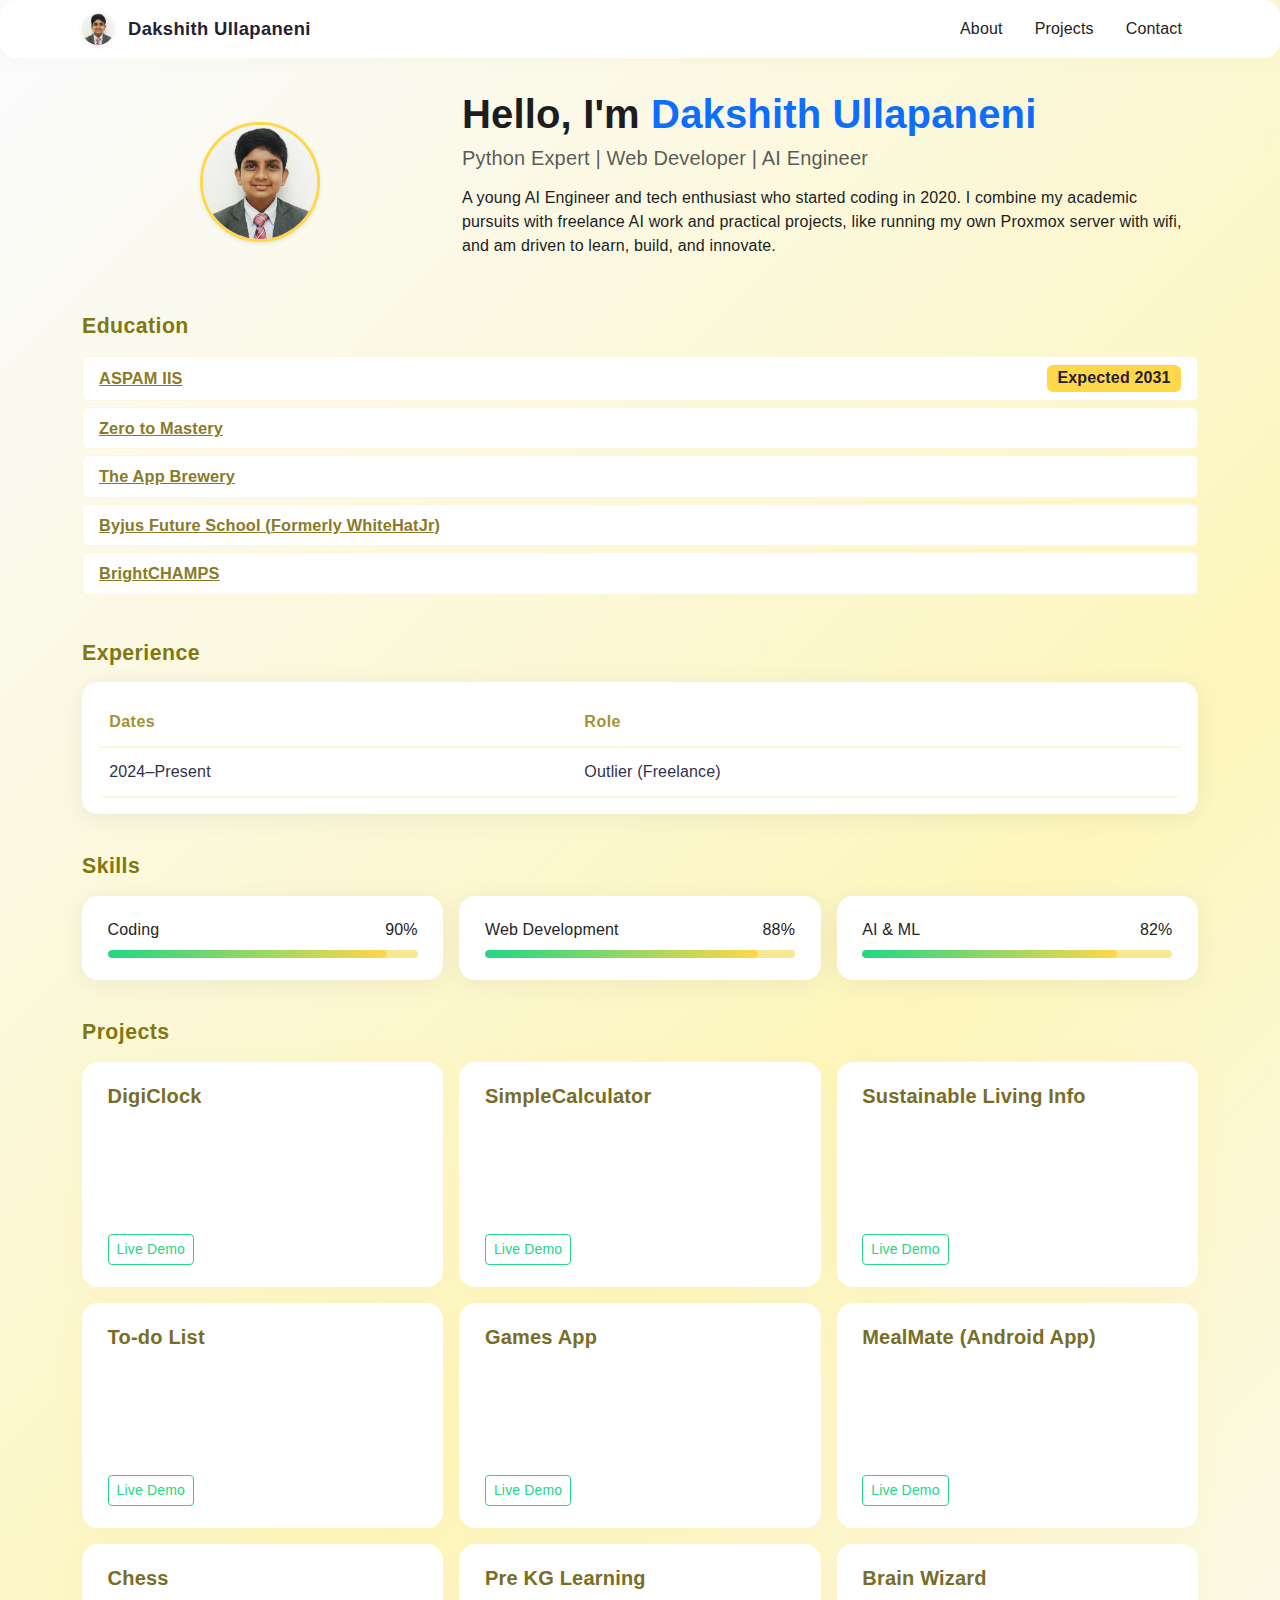
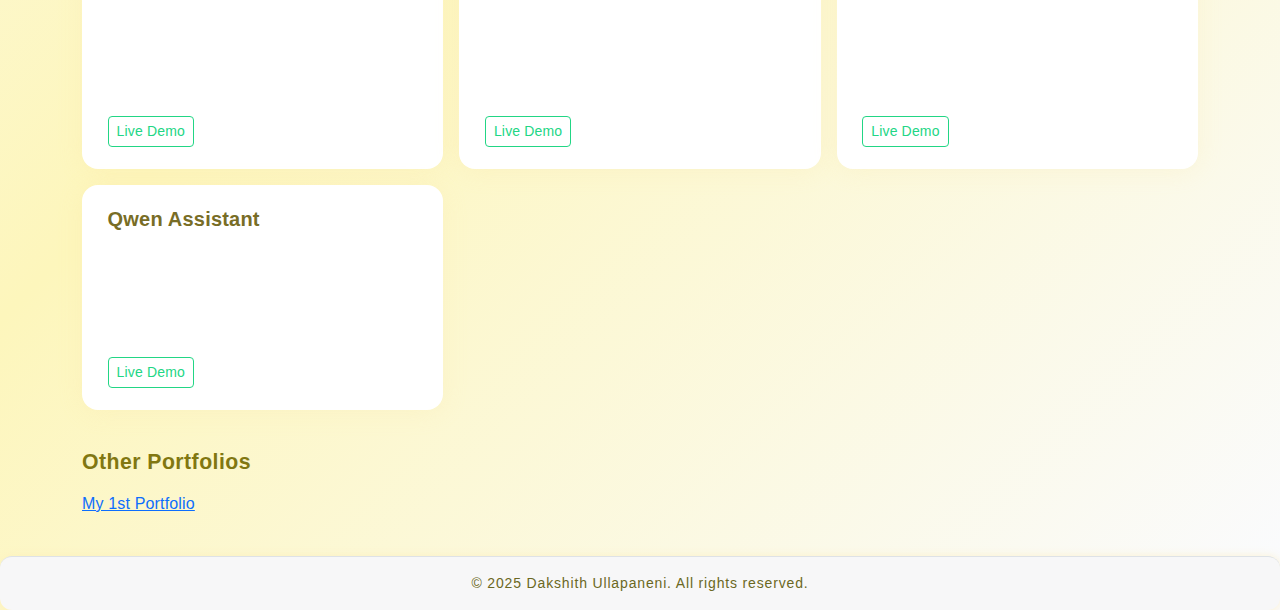
<file: index.html>
<!DOCTYPE html>
<html lang="en">
<head>
  <meta charset="UTF-8">
  <title>Dakshith Ullapaneni | Portfolio</title>
  <meta name="viewport" content="width=device-width, initial-scale=1">
  <!-- Bootstrap for layout only -->
  <link href="https://cdn.jsdelivr.net/npm/bootstrap@5.3.2/dist/css/bootstrap.min.css" rel="stylesheet">
  <link href="style.css" rel="stylesheet">
  <style>
    .about-portrait { width:120px; height:120px; object-fit:cover; }
  </style>
</head>
<body>
  <nav class="navbar navbar-expand-lg bg-body-tertiary">
    <div class="container">
      <a class="navbar-brand fw-semibold d-flex align-items-center gap-2" href="#">
        <img src="profil.jpg" width="32" height="32" class="rounded-circle" alt="Portrait">
        <span class="text-nowrap">Dakshith Ullapaneni</span>
      </a>
      <button class="navbar-toggler" type="button" data-bs-toggle="collapse" data-bs-target="#mainNav">
        <span class="navbar-toggler-icon"></span>
      </button>
      <div id="mainNav" class="collapse navbar-collapse">
        <ul class="navbar-nav ms-auto">
          <li class="nav-item"><a class="nav-link" href="#about">About</a></li>
          <li class="nav-item"><a class="nav-link" href="#projects">Projects</a></li>
          <li class="nav-item"><a class="nav-link" href="contact.html">Contact</a></li>
        </ul>
      </div>
    </div>
  </nav>

  <main class="container my-4">
    <!-- About -->
    <section id="about" class="row g-4 align-items-center mb-0">
      <div class="col-12 col-md-4 text-center">
        <img src="profil.jpg" alt="Portrait" class="rounded-circle shadow-sm mx-auto d-block about-portrait">
      </div>
      <div class="col-12 col-md-8">
        <h1 class="fw-bold">Hello, I'm <span class="text-primary">Dakshith Ullapaneni</span></h1>
        <div id="age-highlight" class="mb-2 small text-secondary"></div>
        <h2 class="h5 text-body-secondary mb-3">Python Expert | Web Developer | AI Engineer</h2>
        <p id="about-text">Loading...</p>
      </div>
    </section>

    <!-- Education (dynamic) -->
    <section id="education" class="mt-5">
      <h3 class="mb-3">Education</h3>
      <ul id="education-list" class="list-group"></ul>
    </section>

    <!-- Experience -->
    <section id="experience" class="mt-5">
      <h3 class="mb-3">Experience</h3>
      <div class="card p-3">
        <table class="table align-middle table-sm mb-0">
          <thead><tr><th>Dates</th><th>Role</th></tr></thead>
          <tbody>
            <tr><td>2024–Present</td><td>Outlier (Freelance)</td></tr>
          </tbody>
        </table>
      </div>
    </section>

    <!-- Skills -->
    <section id="skills" class="mt-5">
      <h3 class="mb-3">Skills</h3>
      <div class="row g-3">
        <div class="col-12 col-md-4">
          <div class="card h-100"><div class="card-body">
            <div class="d-flex justify-content-between"><span>Coding</span><span>90%</span></div>
            <div class="progress mt-2"><div class="progress-bar" style="width:90%"></div></div>
          </div></div>
        </div>
        <div class="col-12 col-md-4">
          <div class="card h-100"><div class="card-body">
            <div class="d-flex justify-content-between"><span>Web Development</span><span>88%</span></div>
            <div class="progress mt-2"><div class="progress-bar" style="width:88%"></div></div>
          </div></div>
        </div>
        <div class="col-12 col-md-4">
          <div class="card h-100"><div class="card-body">
            <div class="d-flex justify-content-between"><span>AI & ML</span><span>82%</span></div>
            <div class="progress mt-2"><div class="progress-bar" style="width:82%"></div></div>
          </div></div>
        </div>
      </div>
    </section>

    <!-- Projects -->
    <section id="projects" class="mt-5">
      <h3 class="mb-3">Projects</h3>
      <div id="project-list" class="row g-3"></div>
    </section>

    <section class="mt-5">
      <h3 class="mb-3">Other Portfolios</h3>
      <ul class="list-unstyled">
        <li><a href="https://daki247.pythonanywhere.com" target="_blank">My 1st Portfolio</a></li>
      </ul>
    </section>
  </main>

  <footer class="border-top py-3 text-center small text-secondary">
    &copy; 2025 Dakshith Ullapaneni. All rights reserved.
  </footer>

  <script src="https://cdn.jsdelivr.net/npm/bootstrap@5.3.2/dist/js/bootstrap.bundle.min.js"></script>
  <script src="app.js"></script>
</body>
</html>
</file>
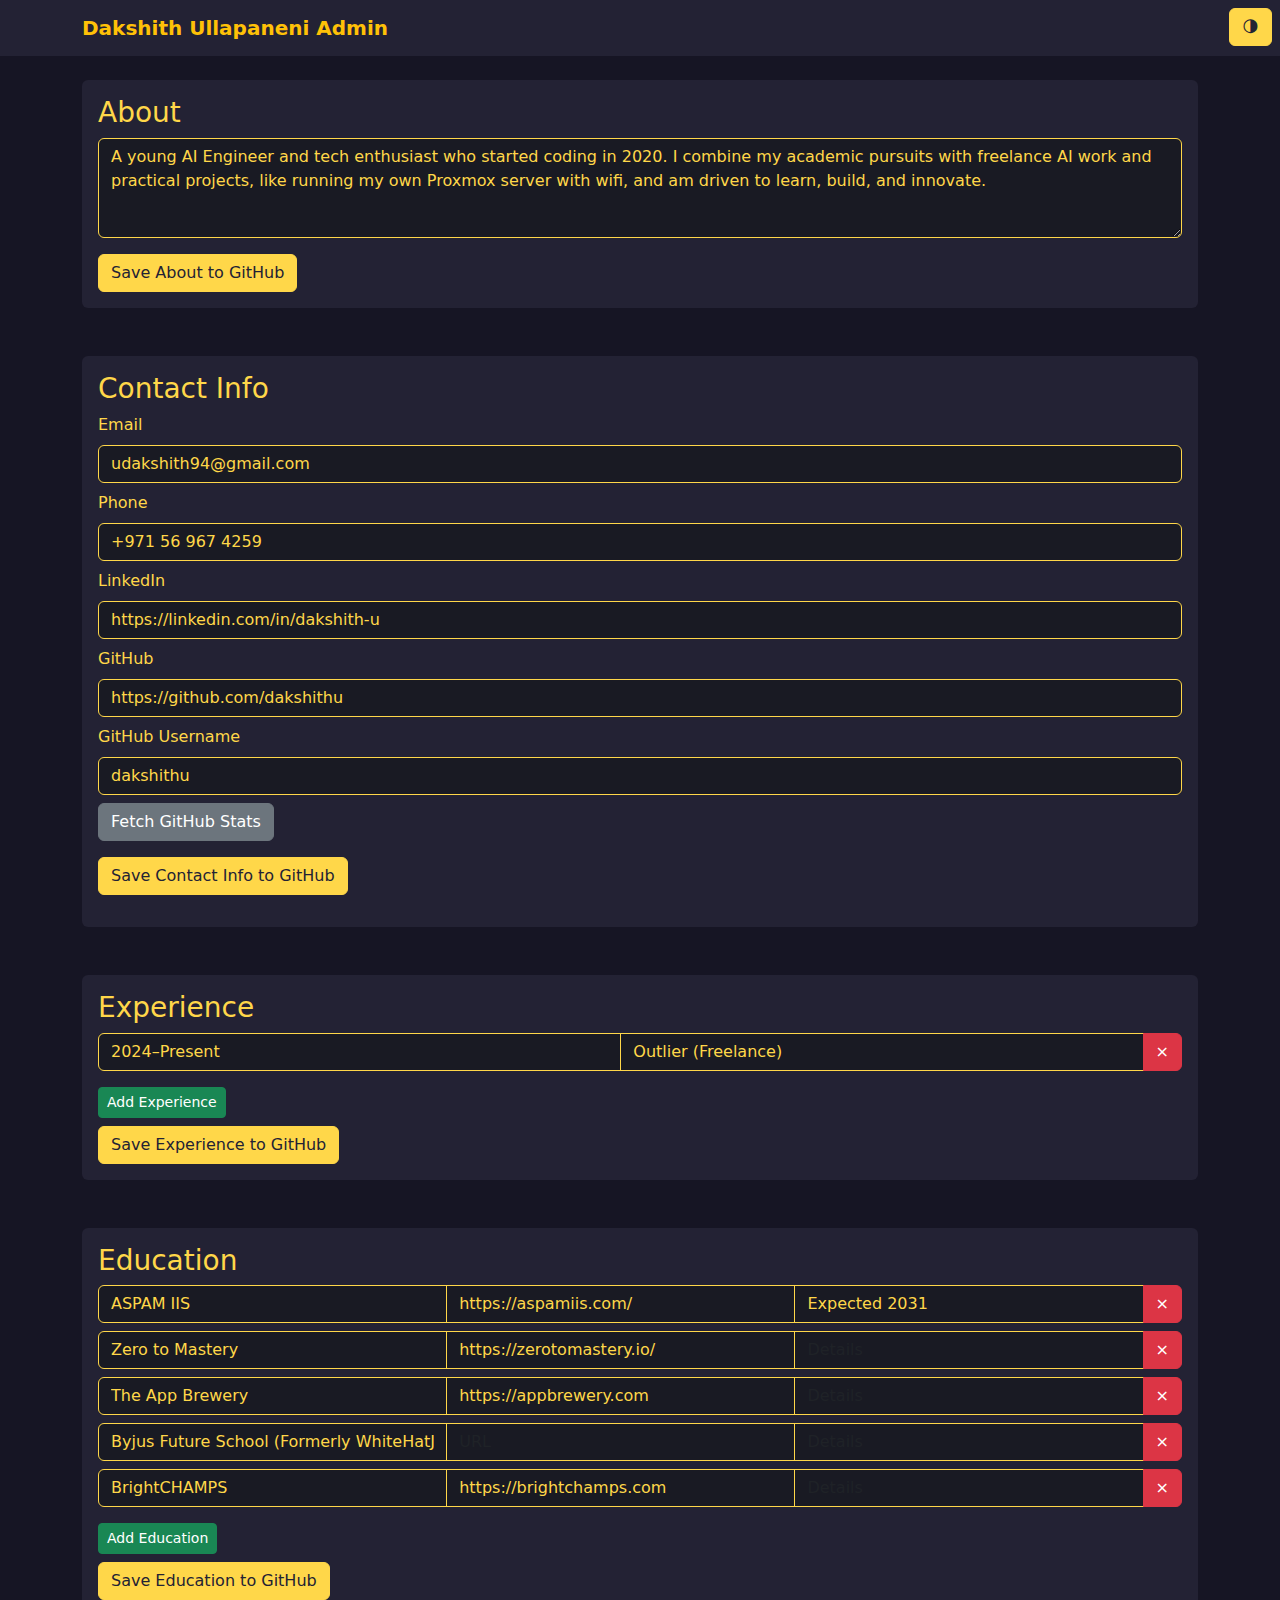
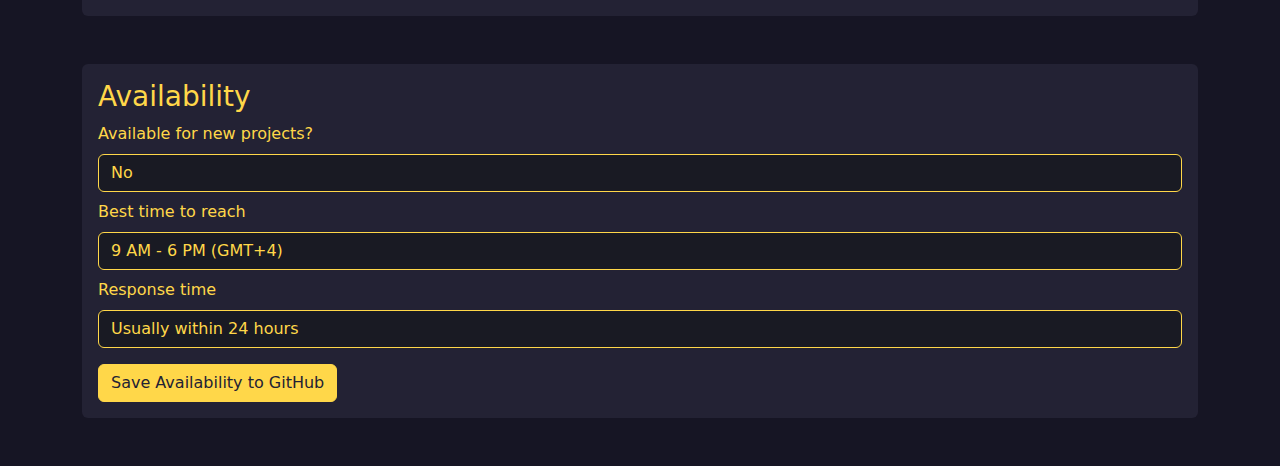
<file: admin.html>
<!DOCTYPE html>
<html lang="en">
<head>
  <meta charset="UTF-8">
  <title>Admin Panel | Dakshith Ullapaneni</title>
  <meta name="viewport" content="width=device-width, initial-scale=1">
  <link href="https://cdn.jsdelivr.net/npm/bootstrap@5.3.2/dist/css/bootstrap.min.css" rel="stylesheet">
  <style>
    body { background:#161524; color: #ffd749; }
    .navbar { background:#232234; }
    .card { background:#232234; color:#ffd749; margin-bottom:24px; border:0;}
    .form-control, .form-select { background:#191a23; color:#ffd749; border-color:#ffd749; }
    .form-control:focus { border-color:#22d685; box-shadow:none; }
    .btn-primary, .btn-dark { background:#ffd749; color:#232234; border-color:#ffd749; }
    .btn-primary:hover, .btn-dark:hover { background:#22d685; color:#fff; border-color:#22d685; }
    .table { background:#232234; color:#ffd749; }
    .table th, .table td { color:#ffd749; border-color:#3a3952;}
    #github-stats img { background: #fff; }
    textarea.form-control { min-height: 100px; }
  </style>
</head>
<body>
  <nav class="navbar navbar-expand-lg mb-4">
    <div class="container">
      <a class="navbar-brand fw-semibold text-warning" href="index.html">
        Dakshith Ullapaneni Admin
      </a>
    </div>
  </nav>
  <div class="container my-4">
    <div class="row gy-4">

      <!-- About -->
      <div class="col-12">
        <div class="card">
          <div class="card-body">
            <h3>About</h3>
            <form id="admin-about">
              <textarea class="form-control mb-2" id="about-textarea"></textarea>
              <button class="btn btn-primary mt-2" id="save-about" type="button">Save About to GitHub</button>
            </form>
          </div>
        </div>
      </div>
      <!-- Contact Info -->
      <div class="col-12">
        <div class="card">
          <div class="card-body">
            <h3>Contact Info</h3>
            <form id="admin-contact"></form>
            <button class="btn btn-primary mt-2" id="save-contact" type="button">Save Contact Info to GitHub</button>
            <div id="github-stats" class="mt-3"></div>
          </div>
        </div>
      </div>
      <!-- Experience -->
      <div class="col-12">
        <div class="card">
          <div class="card-body">
            <h3>Experience</h3>
            <form id="admin-experience"></form>
            <button class="btn btn-primary mt-2" id="save-experience" type="button">Save Experience to GitHub</button>
          </div>
        </div>
      </div>
      <!-- Education -->
      <div class="col-12">
        <div class="card">
          <div class="card-body">
            <h3>Education</h3>
            <form id="admin-education"></form>
            <button class="btn btn-primary mt-2" id="save-education" type="button">Save Education to GitHub</button>
          </div>
        </div>
      </div>
      <!-- Availability -->
      <div class="col-12">
        <div class="card">
          <div class="card-body">
            <h3>Availability</h3>
            <form id="admin-availability">
              <div class="mb-2">
                <label class="form-label">Available for new projects?</label>
                <select class="form-select" id="availability-status">
                  <option value="true">Yes</option>
                  <option value="false">No</option>
                </select>
              </div>
              <div class="mb-2">
                <label class="form-label">Best time to reach</label>
                <input type="text" class="form-control" id="availability-time">
              </div>
              <div class="mb-2">
                <label class="form-label">Response time</label>
                <input type="text" class="form-control" id="availability-responsetime">
              </div>
              <button class="btn btn-primary mt-2" id="save-availability" type="button">Save Availability to GitHub</button>
            </form>
          </div>
        </div>
      </div>

    </div>
  </div>
  <button id="dark-mode-toggle" class="btn btn-dark position-fixed top-0 end-0 m-2" aria-label="Toggle dark mode">🌗</button>
  <script>
    (function(){
      let on = true;
      function set(on) {
        document.body.style.background = on ? "#161524" : "#fff";
        document.body.style.color = on ? "#ffd749" : "#111";
        document.querySelectorAll('.card').forEach(card => {
          card.style.background = on ? "#232234" : "#fff";
          card.style.color = on ? "#ffd749" : "#111";
        });
        document.querySelectorAll('.navbar').forEach(nav => nav.style.background = on ? "#232234" : "#f8f9fa");
      }
      set(true);
      document.getElementById('dark-mode-toggle').onclick = function(){
        on = !on; set(on);
      };
    })();
  </script>
  <script src="admin.js"></script>
</body>
</html>
</file>
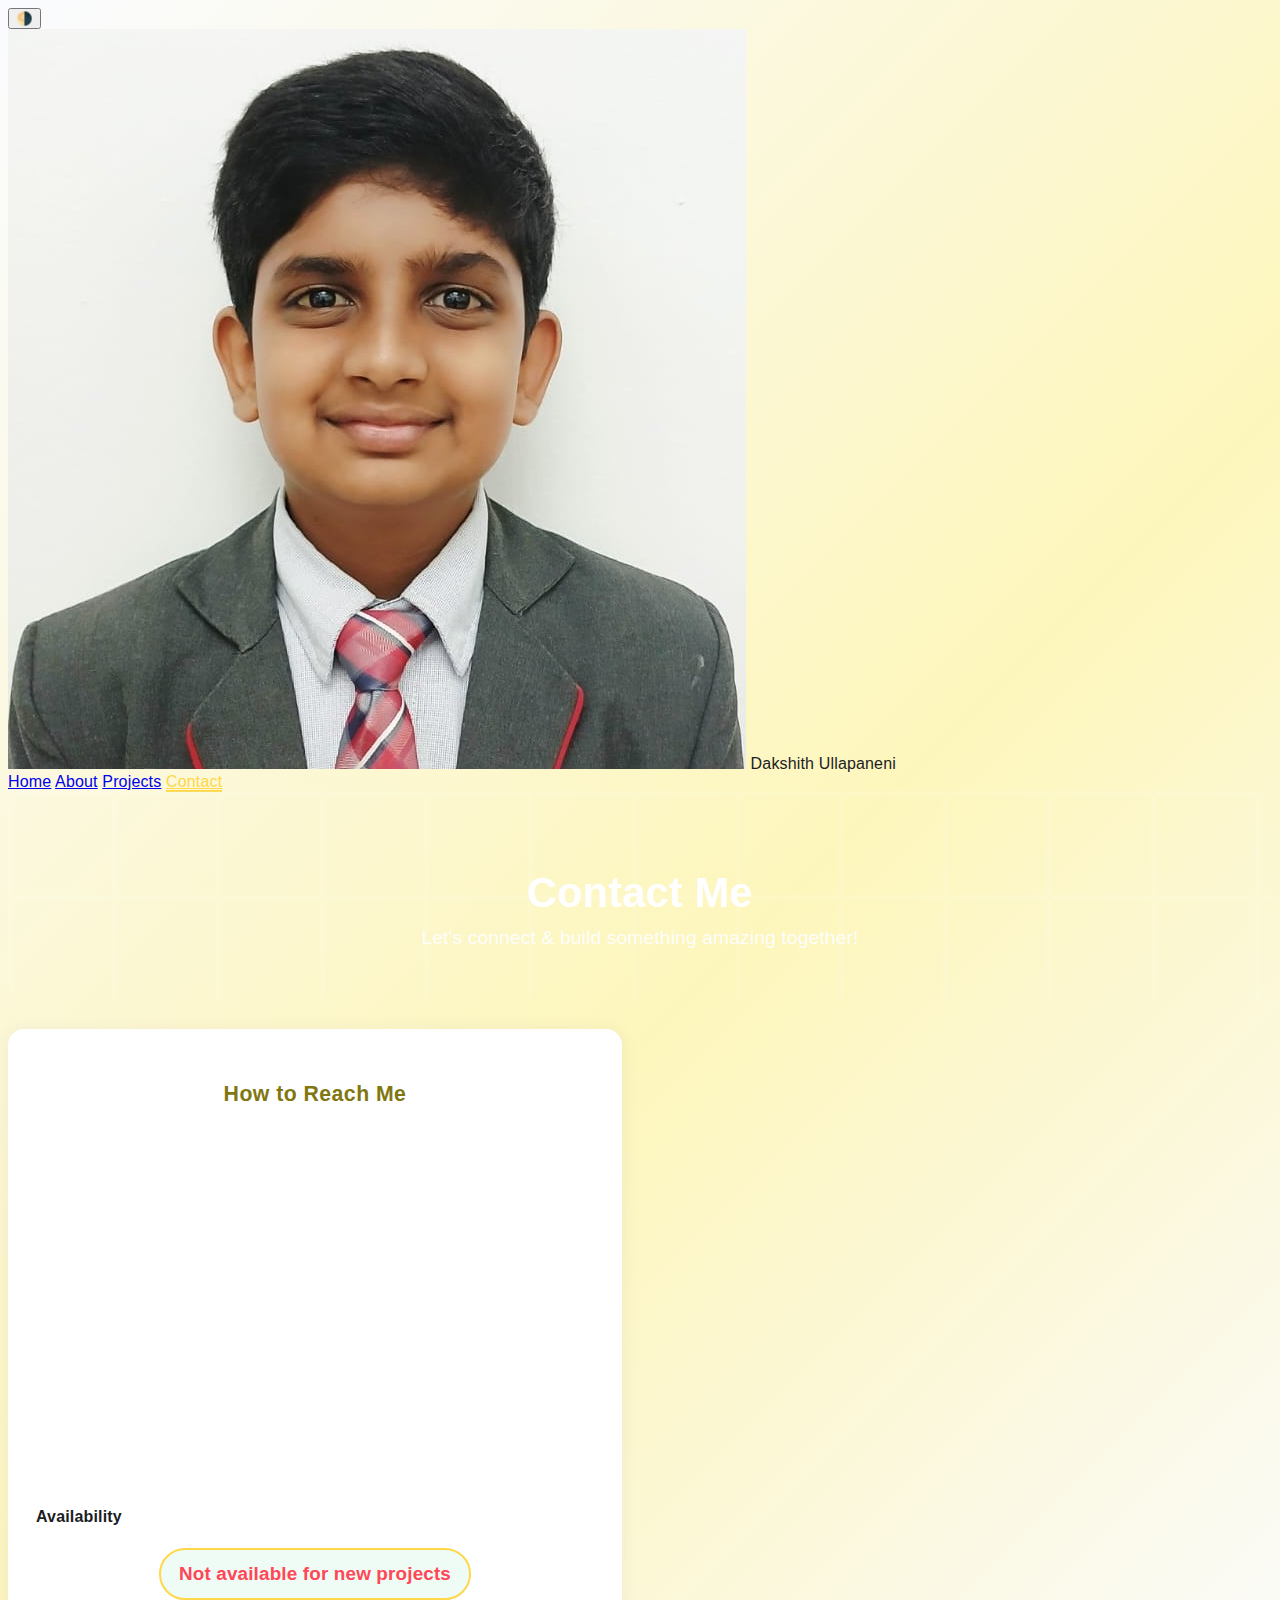
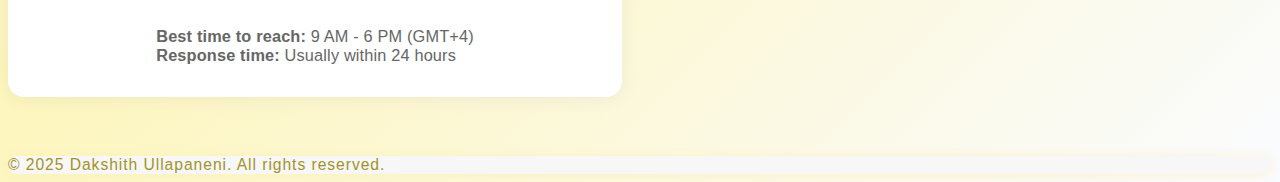
<file: contact.html>
<!DOCTYPE html>
<html lang="en">
<head>
    <meta charset="UTF-8">
    <title>Contact | Dakshith Ullapaneni</title>
    <meta name="viewport" content="width=device-width, initial-scale=1.0">
    <link href="https://fonts.googleapis.com/css?family=Poppins:400,600,900&display=swap" rel="stylesheet">
    <link rel="stylesheet" href="style.css">
    <link rel="stylesheet" href="contact.css">
</head>
<body>
    <button id="dark-mode-toggle" aria-label="Toggle dark mode">🌗</button>
    <header class="site-header">
        <div class="container flex space-between">
            <div class="branding">
                <img src="profil.jpg" alt="Dakshith Portrait" class="logo">
                <span>Dakshith Ullapaneni</span>
            </div>
            <nav>
                <a href="index.html">Home</a>
                <a href="index.html#about">About</a>
                <a href="index.html#projects">Projects</a>
                <a href="contact.html" class="active">Contact</a>
            </nav>
        </div>
    </header>
    
    <main class="container animated-fadein">
        <section class="contact-hero">
            <h1>Contact Me</h1>
            <p class="hero-subtitle">Let's connect & build something amazing together!</p>
        </section>

        <div class="contact-grid">
            <!-- Left Column: Contact Info -->
            <section class="contact-info card animate-on-scroll">
                <h3>How to Reach Me</h3>
                
                <div class="contact-method">
                    <span class="contact-icon email-icon"></span>
                    <div class="contact-details">
                        <h4>Email</h4>
                        <a href="mailto:your@email.com">your@email.com</a>
                    </div>
                </div>
                
                <div class="contact-method">
                    <span class="contact-icon phone-icon"></span>
                    <div class="contact-details">
                        <h4>Phone</h4>
                        <a href="tel:+971555555555">+971 55 555 5555</a>
                    </div>
                </div>
                
                <div class="contact-method">
                    <span class="contact-icon web-icon"></span>
                    <div class="contact-details">
                        <h4>Website</h4>
                        <a href="https://dakshith.me" target="_blank">dakshith.me</a>
                    </div>
                </div>
                
                <div class="social-links">
                    <h4>Social</h4>
                    <div class="social-icons">
                        <a class="social-btn" href="https://github.com/dakshithu" target="_blank">GitHub</a>
                        <a class="social-btn" href="https://linkedin.com/in/your-link" target="_blank">LinkedIn</a>
                    </div>
                </div>

                <!-- Dynamic Availability Section -->
                <div class="availability">
                    <h4>Availability</h4>
                    <div class="availability-info">
                        <div class="status" id="availability-status">
                            <span class="status-dot"></span>
                            <span class="available">Loading...</span>
                        </div>
                        <div id="availability-details" class="availability-details"></div>
                    </div>
                </div>
            </section>

            <!-- Right Column: Contact Form -->
            <section class="contact-form card animate-on-scroll">
                <h3>Send a Message</h3>
                <form id="contactForm" autocomplete="off">
                    <div class="form-row">
                        <div class="form-group">
                            <label for="name">Your Name</label>
                            <input type="text" id="name" required>
                        </div>
                        <div class="form-group">
                            <label for="email">Your Email</label>
                            <input type="email" id="email" required>
                        </div>
                    </div>
                    <div class="form-group">
                        <label for="message">Message</label>
                        <textarea id="message" rows="6" required></textarea>
                    </div>
                    <button type="submit" class="submit-btn">Send Message</button>
                </form>
            </section>
        </div>
    </main>

    <footer>
        &copy; 2025 Dakshith Ullapaneni. All rights reserved.
    </footer>
    <script src="contact.js"></script>
</body>
</html>
</file>
<file: style.css>
/* ---- COLOR VARIABLES ---- */
:root {
  --accent: #ffd749;
  --accent2: #22d685;
  --accent-dark: #232234;
  --dark-bg: #161524;
  --bright-bg: #f5f6ff;
  --card-bg: #fff;
  --card-dark-bg: #232234;
  --text-main: #1b1d1f;
  --shadow: 0 4px 24px rgba(40,45,66, 0.07);
}

/* ---- BODY, BACKGROUND, SCROLLBAR ---- */
body {
  background: linear-gradient(135deg,#fafbff 0%,#fdf6bc 55%,#fafbff 100%);
  color: var(--text-main);
  min-height: 100vh;
  font-family: 'Inter','Segoe UI',Arial,sans-serif;
  letter-spacing: 0.01em;
  scroll-behavior: smooth;
}
body::-webkit-scrollbar {
  width:10px;
  background:#f7f7fd;
}
body::-webkit-scrollbar-thumb {
  background:#eacb68;
  border-radius:8px;
}

/* ---- NAVBAR ---- */
.navbar {
  background: var(--card-bg) !important;
  border-radius: 16px;
  box-shadow: 0 4px 16px rgba(152, 142, 53, .04);
  margin-bottom: 2rem;
}
.navbar .navbar-brand {
  color: var(--accent-dark) !important;
  font-weight: 600;
  letter-spacing: 0.02em;
  font-size: 1.15rem;
}
.navbar-brand img {
  margin-right: 6px;
  box-shadow: 0 1px 6px rgba(0,0,0,0.07);
}
.navbar-nav .nav-link {
  color: #222 !important;
  font-weight: 500;
  margin: 0 0.5rem;
  transition: color .2s;
}
.navbar-nav .nav-link.active,
.navbar-nav .nav-link:hover {
  color: var(--accent2) !important;
}

/* ---- PROFILE PORTRAIT ---- */
.about-portrait {
  width: 120px;
  height: 120px;
  object-fit: cover;
  border-radius: 50%;
  border: 3px solid var(--accent);
  box-shadow: 0 8px 36px rgba(39, 40, 65, 0.16), 0 2px 6px #ffdea7;
  background: #fff;
  transition: box-shadow .3s;
}
.about-portrait:hover {
  box-shadow: 0 8px 46px 8px #ffd74922, 0 2px 12px #ffdea7;
}

/* ---- CARD ---- */
.card {
  border-radius: 16px;
  box-shadow: var(--shadow);
  background: var(--card-bg);
  border: 0;
  overflow: hidden;
  transition: box-shadow .2s;
}
.card:hover {
  box-shadow: 0 8px 48px -3px #d2c06a22;
}
.card-body {
  padding: 1.4rem 1.6rem;
}
.card-title {
  font-weight: 600;
  color: var(--accent-dark);
  letter-spacing: 0.01em;
}

/* ---- TABLES ---- */
.table {
  background: inherit !important;
  color: #393a41;
  border-radius: 8px;
  overflow: hidden;
  margin-bottom: 0;
}
.table th,
.table td {
  background: inherit !important;
  border: 0;
  border-bottom: 2px solid #fcf6dc !important;
  vertical-align: middle;
  font-size: 1rem;
  padding: 0.75rem 0.7rem !important;
}
.table th {
  color: #a19334;
  letter-spacing: 0.03em;
}
.table td {
  color: #31314d;
}
@media screen and (max-width: 575px) {
  .table th,.table td { font-size:0.94rem;}
}

/* ---- LIST GROUP ---- */
.list-group-item {
  border:1px solid #fcf6dc !important;
  border-radius:6px !important;
  margin-bottom:6px;
  background: #fff !important;
  font-size: 1.02rem;
  color: #2a2a29;
}
.list-group-item a { color: #8a7a28; font-weight:600; }
.list-group-item .badge { background-color: var(--accent) !important; color: #232234 !important; font-weight:600; font-size:.98em;}

/* ---- PROJECT CARDS ---- */
#project-list .card {
  min-height: 225px;
  box-shadow: 0 2px 24px 0 #f9e89b33;
  transition: box-shadow .28s;
}
#project-list .card-title {
  color: #786d26;
}
#project-list .btn-outline-primary {
  border-color: var(--accent2);
  color: var(--accent2);
}
#project-list .btn-outline-primary:hover {
  background: var(--accent2);
  color: #fff;
}

/* ---- PROGRESS BARS/SKILLS ---- */
.progress {
  height: 8px;
  border-radius: 8px;
  background: #f7e895;
}
.progress-bar {
  background: linear-gradient(90deg, var(--accent2) 0%, var(--accent) 100%);
  border-radius: 8px;
}

/* ---- SECTION HEADINGS/LAYOUT ---- */
section h3 {
  font-size: 1.33rem;
  font-weight: 600;
  letter-spacing: 0.021em;
  color: #817711;
  margin-bottom: 0.92em;
}
section {
  margin-bottom: 2.7em;
}

/* ---- FOOTER ---- */
footer {
  background: #f7f7f8;
  color: #a39327;
  letter-spacing: 0.06em;
  font-size: .98em;
  border-radius: 12px;
  margin-top: 2em;
  box-shadow: 0 1px 10px #ffecb2a1;
}

/* ---- RESPONSIVE ---- */
@media (max-width: 575px) {
  .about-portrait { width:88px;height:88px; }
  .card-body { padding:1.05rem 1rem; }
  .card { border-radius: 10px; }
  section { margin-bottom: 2em; }
  main.container, .container {
    padding-left: 8px;
    padding-right: 8px;
  }
}

/* ---- OTHER MISC/EMPHASIS ---- */
small, .text-secondary { color:#6b6823 !important;}
.text-primary, .text-success, .text-warning { font-weight:600 !important; }
.mt-5, .mb-5 { margin-top:2.5rem !important; margin-bottom:2.5rem !important; }
a { transition: color .18s; }
a:hover { color: var(--accent2) !important; text-decoration: underline; }
::-webkit-selection { background: #fffacd; }
::selection { background: #fffacd; }
</file>
<file: contact.css>
/* Contact Page - Hero Section */
.contact-hero {
    text-align: center;
    background: linear-gradient(135deg, var(--highlight), var(--accent));
    color: white;
    padding: 50px 28px;
    position: relative;
    overflow: hidden;
    border-radius: 16px;
    margin-bottom: 30px;
}
.contact-hero::before {
    content: '';
    position: absolute;
    top: 0; left: 0; right: 0; bottom: 0;
    background: url('data:image/svg+xml,<svg xmlns="http://www.w3.org/2000/svg" viewBox="0 0 100 20"><defs><pattern id="grid" width="10" height="10" patternUnits="userSpaceOnUse"><path d="M 10 0 L 0 0 0 10" fill="none" stroke="rgba(255,255,255,0.1)" stroke-width="1"/></pattern></defs><rect width="100" height="20" fill="url(%23grid)"/></svg>');
    animation: moveGrid 20s linear infinite;
}
@keyframes moveGrid { 0% {transform: translateX(0);} 100% {transform: translateX(10px);} }
.contact-hero h1 { font-size: 2.6rem; margin-bottom: 10px; color: #fff; }
.hero-subtitle { font-size: 1.2rem; opacity: 0.94; margin: 0; }

.contact-grid {
    display: grid;
    grid-template-columns: 1fr 1fr;
    gap: 36px;
    margin-bottom: 0;
}

@media (max-width: 900px) {
    .contact-grid { grid-template-columns: 1fr; gap: 18px; }
    .availability.card { margin-top: 30px; }
}

.card {
    background: #fff;
    border-radius: 16px;
    box-shadow: 0 2px 18px rgba(72,38,130,0.07);
    padding: 32px 28px;
    margin-bottom: 28px;
}
body.dark-mode .card, body.dark-mode .availability.card {
    background: #232234 !important; color: #ffd749 !important;
    box-shadow: 0 2px 18px rgba(0,0,0,0.21);
}
.contact-info.card, .contact-form.card {
    min-width: 0;
}

.contact-info h3, .contact-form h3 { 
    text-align: center;
    margin-bottom: 22px;
}
.contact-info .card, .contact-form .card { box-shadow: none; }

.contact-method {
    display: flex;
    align-items: center;
    margin-bottom: 23px;
    padding: 15px;
    border-radius: 12px;
    background: #f8faff;
    transition: box-shadow 0.2s, transform 0.2s;
    opacity: 0; transform: translateY(30px);
}
.contact-method.animate { animation: fadeInUp 0.6s ease forwards; }
.contact-method:nth-child(2).animate { animation-delay: 0.1s; }
.contact-method:nth-child(3).animate { animation-delay: 0.2s; }
.contact-method:nth-child(4).animate { animation-delay: 0.3s; }
@keyframes fadeInUp { to { opacity: 1; transform: translateY(0); } }
.contact-method:hover {
    transform: translateY(-2px) scale(1.02);
    box-shadow: 0 8px 25px rgba(34, 214, 133, 0.12);
    background: linear-gradient(135deg, #f8faff, #ffffff);
}
.contact-icon {
    width: 45px; height: 45px;
    display: flex; align-items: center; justify-content: center;
    background: linear-gradient(135deg, var(--accent), var(--highlight));
    border-radius: 12px;
    margin-right: 18px;
    font-size: 1.3em; color: #fff;
}
.email-icon::before { content:"✉"; }
.phone-icon::before { content:"☎"; }
.web-icon::before { content:"🌐"; }
.contact-method:hover .contact-icon { transform: rotate(5deg) scale(1.07); }
.contact-details h4 { margin: 0 0 5px 0; color: var(--primary); font-size: 1rem; font-weight: 600; }
.contact-details a {
    color: var(--highlight); text-decoration: none; font-weight: 500;
    transition: color 0.23s;
}
.contact-details a:hover { color: var(--accent);}
.social-links { margin-top: 25px; opacity: 0; transform: translateY(14px);}
.social-links.animate { animation: fadeInUp 0.8s ease forwards; animation-delay: 0.37s;}
.social-links h4 { margin-bottom: 10px; color: var(--primary);}
.social-icons { display: flex; gap: 12px; flex-wrap: wrap;}
.social-btn {
    padding: 9px 16px;
    background: var(--bg);
    border: 2px solid var(--highlight);
    color: var(--primary);
    border-radius: 8px;
    font-weight: 500;
    transition: all 0.22s cubic-bezier(.4,0,.2,1);
    font-size: 0.92rem; position: relative; overflow: hidden;
}
.social-btn:hover {
    background: var(--highlight); color: white;
    box-shadow: 0 4px 15px rgba(0, 102, 255, 0.23);
    transform: translateY(-2px);
}

.availability.card {
    text-align: center;
    max-width: 470px;
    margin: 40px auto 0 auto;
    border-radius: 20px;
    box-shadow: 0 2px 18px rgba(34,214,133,0.12);
    padding: 38px 24px 33px 24px;
    background: #fff;
}
body.dark-mode .availability.card {
    background: #232234 !important;
    color: #ffd749 !important;
}
.availability-info { display: flex; flex-direction: column; gap: 18px; align-items: center; }
.status {
    display: flex;
    align-items: center;
    gap: 12px;
    font-weight: 650;
    font-size: 1.18rem;
    padding: 13px 18px;
    background: rgba(34, 214, 133, 0.08);
    border-radius: 26px;
    border: 2px solid var(--accent);
    margin-bottom: 9px;
}
.status-dot {
    width: 14px; height: 14px;
    border-radius: 50%;
    background: var(--accent);
    animation: pulse 2s infinite;
    box-shadow: 0 0 10px var(--accent);
    display: inline-block;
}
@keyframes pulse {
    0% { opacity: 1; transform: scale(1);}
    50% { opacity: 0.7; transform: scale(1.1);}
    100% { opacity: 1; transform: scale(1);}
}
.availability-details { font-size: 1.02em; color: #666; }
.availability-details p { margin: 8px 0; }
body.dark-mode .availability-details {
    color: #ffd749 !important;
}

.contact-form {
    opacity: 0;
    transform: translateX(30px);
}
.contact-form.animate {
    animation: slideInRight 0.8s ease forwards;
}
@keyframes slideInRight { to { opacity: 1; transform: translateX(0); } }
.contact-form h3 { margin-bottom: 25px; text-align: center; position: relative;}
.contact-form h3::after {
    content: '';
    position: absolute; bottom: -8px; left: 50%; transform:translateX(-50%);
    width: 50px; height: 3px; background: linear-gradient(90deg, var(--accent), var(--highlight));
    border-radius: 2px;
}
.form-row { display: grid; grid-template-columns: 1fr 1fr; gap: 15px;}
@media (max-width: 600px) { .form-row { grid-template-columns: 1fr; } }
.form-group { margin-bottom: 20px; position: relative; opacity: 0; transform: translateY(20px);}
.form-group.animate { animation: fadeInUp 0.5s ease forwards;}
.form-group:nth-child(1).animate { animation-delay: 0.1s;}
.form-group:nth-child(2).animate { animation-delay: 0.2s;}
.form-row .form-group:nth-child(1).animate { animation-delay: 0.1s;}
.form-row .form-group:nth-child(2).animate { animation-delay: 0.15s;}
.form-group label {
    display: block; margin-bottom: 8px; color: var(--primary); font-weight: 500; font-size: 0.97rem;
    transition: color 0.23s;
}
.form-group input, .form-group textarea {
    width: 100%; padding: 15px 16px;
    border: 2px solid #e4e7ef;
    border-radius: 12px;
    font-size: 1rem;
    transition: all 0.22s cubic-bezier(.4,0,.2,1);
    background: white; color: var(--primary); font-family: inherit; box-sizing: border-box;
}

.form-group input:focus, .form-group textarea:focus {
    outline: none;
    border-color: var(--highlight);
    box-shadow: 0 0 0 4px rgba(0,102,255,0.09);
    transform: translateY(-2px);
}

.form-group textarea { resize: vertical; min-height: 115px; }
.submit-btn {
    width: 100%; padding: 18px;
    background: linear-gradient(135deg, var(--highlight), var(--accent));
    color: white; border: none; border-radius: 12px;
    font-size: 1.08rem; font-weight: 600; cursor: pointer;
    transition: background .23s, box-shadow .23s, transform .23s;
    font-family: inherit; position: relative; overflow: hidden; margin-top: 9px;
    opacity: 0; transform: translateY(20px);
}
.submit-btn.animate { animation: fadeInUp 0.6s ease forwards; animation-delay: 0.38s;}
.submit-btn:hover {
    background: linear-gradient(135deg, var(--primary), var(--highlight));
    transform: translateY(-2px);
    box-shadow: 0 8px 25px rgba(0, 102, 255, 0.15);
    padding-right: 50px;
}
.submit-btn:active { transform: translateY(0); }
.submit-btn.loading { background: #ccc; cursor: not-allowed; }
@media (max-width: 720px){
    .card, .availability.card { padding: 19px 4vw;}
    .contact-hero {padding: 30px 4vw;}
}
.site-header nav a.active { color: var(--accent); border-bottom: 2.5px solid var(--accent);}
</file>
